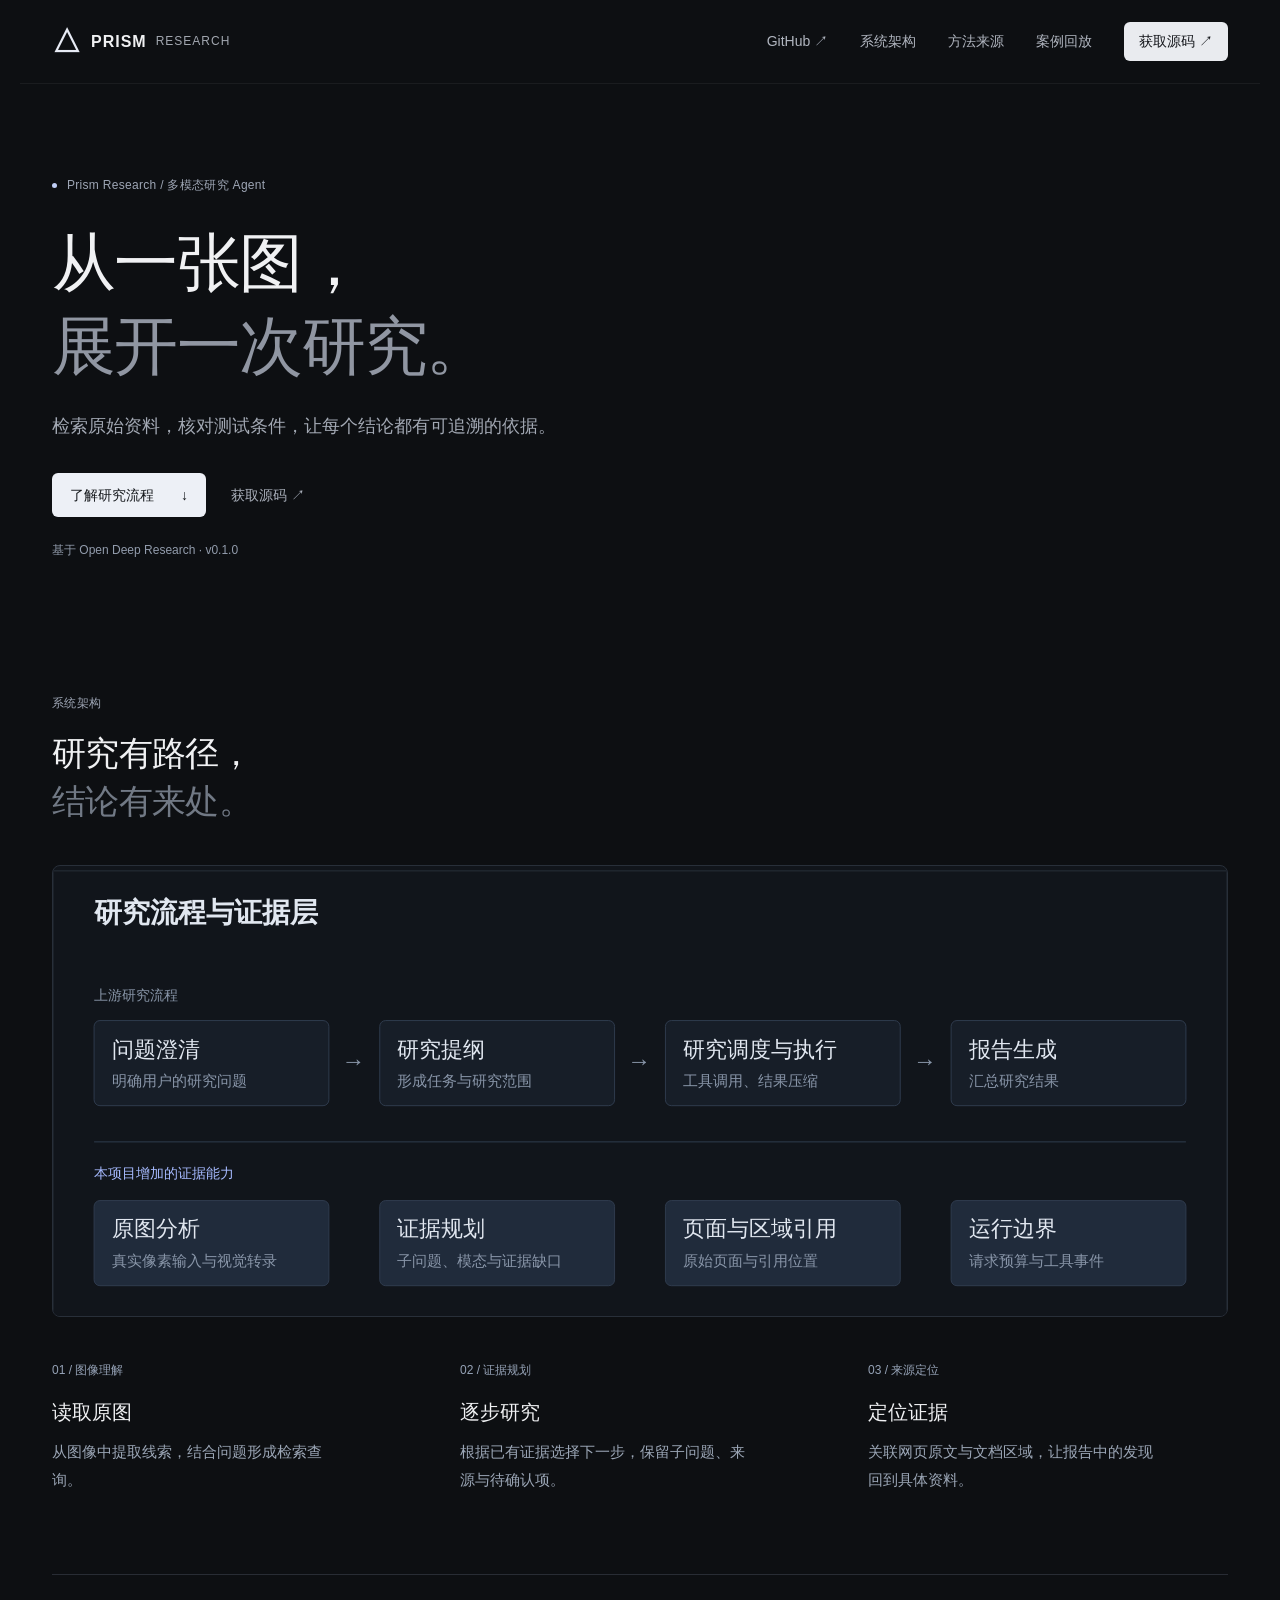
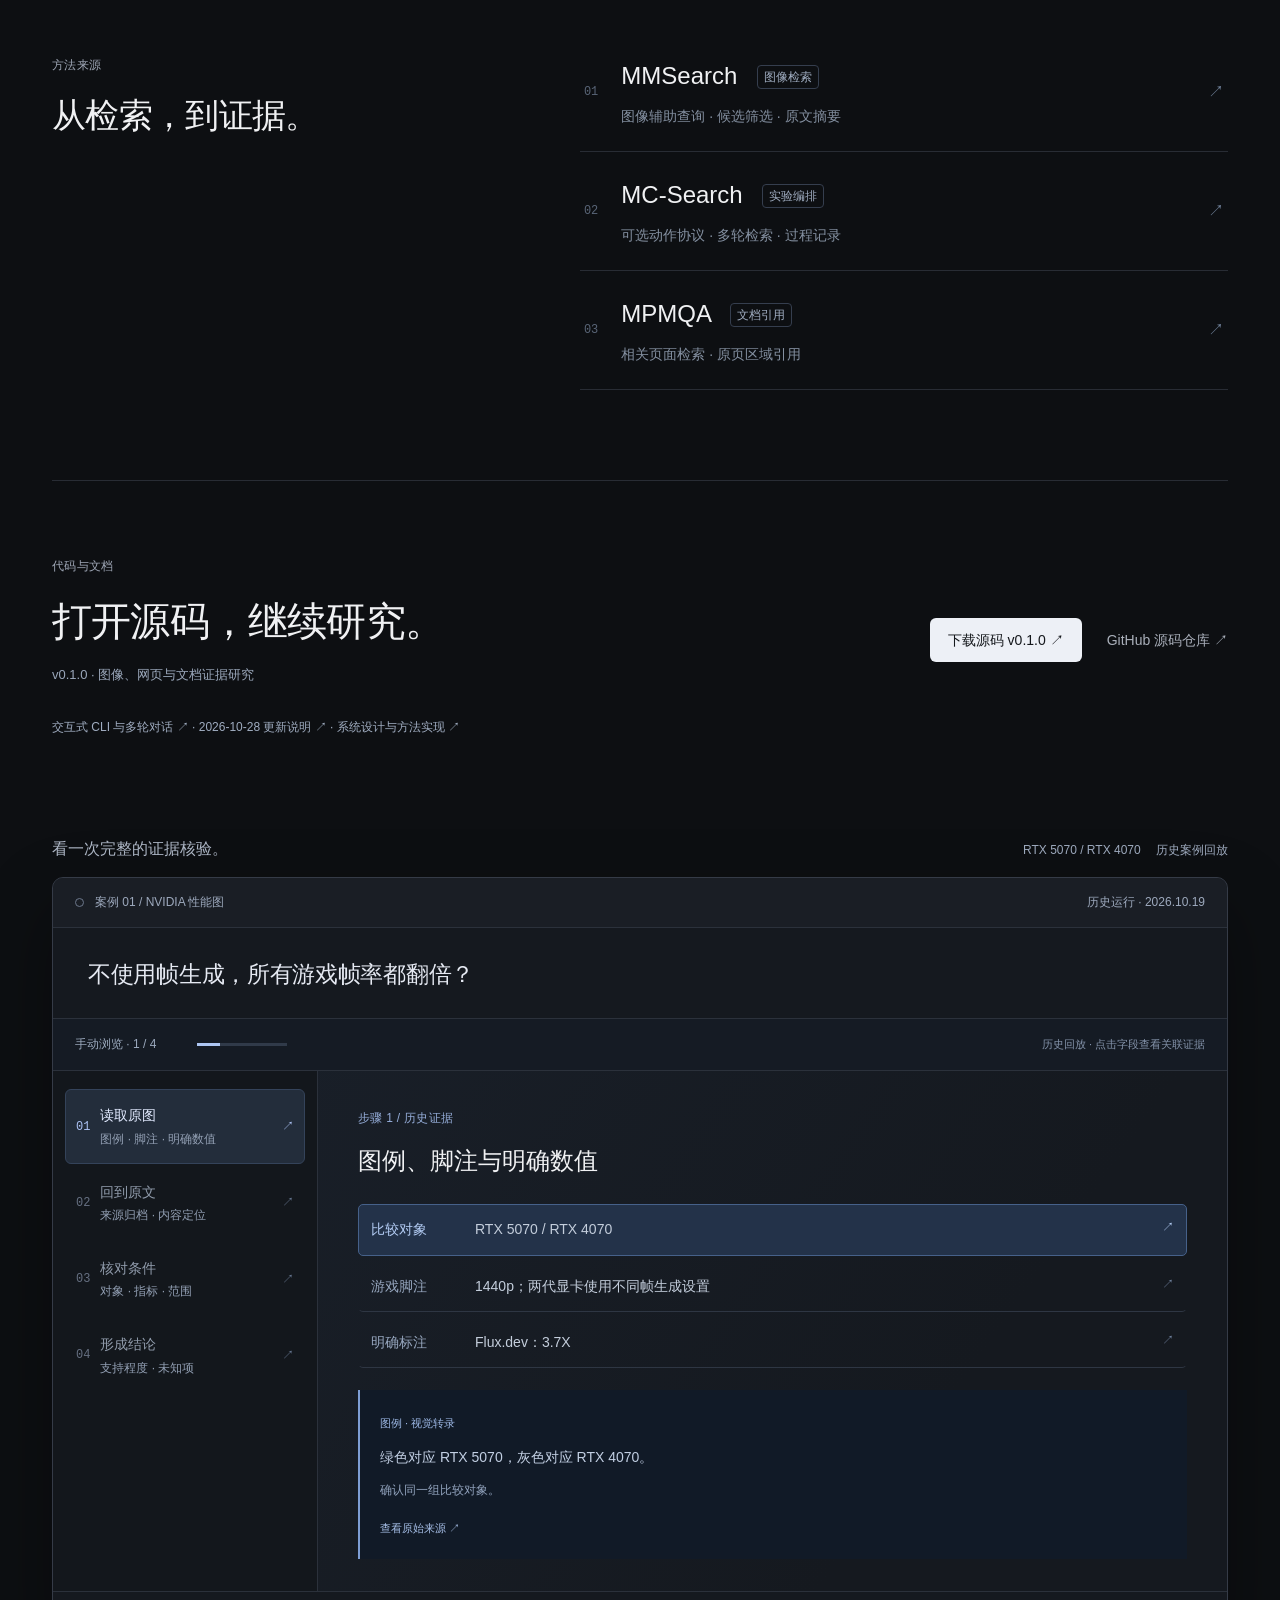
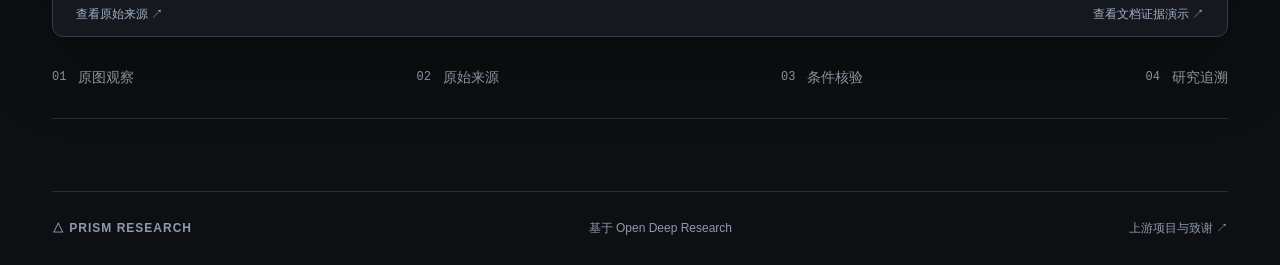
<file: site/index.html>
<!DOCTYPE html>

<html lang="zh-CN"><head><meta charset="utf-8"/><meta content="width=device-width,initial-scale=1" name="viewport"/><meta content="Prism Research：基于 Open Deep Research 的多模态证据研究原型。探索图像、来源与结论之间的联系。" name="description"/><title>Prism Research · 从一张图，展开一次研究</title><link href="style.css" rel="stylesheet"/></head>
<body>
<header><a class="brand" href="#"><span class="brandmark">△</span> PRISM<span class="thin">RESEARCH</span></a><nav aria-label="主导航"><a href="https://github.com/xyl-0216/prism-research" rel="noopener" target="_blank">GitHub ↗</a><a href="#system">系统架构</a><a href="#research">方法来源</a><a href="#case">案例回放</a><a class="nav-cta" href="#release">获取源码 ↗</a></nav></header>
<main>
<section class="hero"><div class="hero-copy"><div class="eyebrow">Prism Research / 多模态研究 Agent</div><h1>从一张图，<br/><span class="serif">展开一次研究。</span></h1><p class="intro">检索原始资料，核对测试条件，让每个结论都有可追溯的依据。</p><div class="actions"><a class="button primary" href="#system">了解研究流程 <span>↓</span></a><a class="text-link" href="#release">获取源码 ↗</a></div><p class="hero-note">基于 Open Deep Research · v0.1.0</p></div>
</section>

<section id="system"><div class="section-head"><div><div class="eyebrow">系统架构</div><h2>研究有路径，<br/><span class="muted">结论有来处。</span></h2></div></div><div class="architecture"><img alt="中文系统架构图" decoding="async" height="450" loading="lazy" src="docs/assets/architecture.svg" width="1200"/></div><div class="editorial-grid"><article><span>01 / 图像理解</span><h3>读取原图</h3><p>从图像中提取线索，结合问题形成检索查询。</p></article><article><span>02 / 证据规划</span><h3>逐步研究</h3><p>根据已有证据选择下一步，保留子问题、来源与待确认项。</p></article><article><span>03 / 来源定位</span><h3>定位证据</h3><p>关联网页原文与文档区域，让报告中的发现回到具体资料。</p></article></div></section>
<section id="research"><div class="section-head"><div><div class="eyebrow">方法来源</div><h2>从检索，到证据。</h2></div></div><div class="paper-list"><a href="https://mmsearch.github.io/" rel="noopener" target="_blank"><span class="paper-n">01</span><div><h3>MMSearch <span>图像检索</span></h3><p>图像辅助查询 · 候选筛选 · 原文摘要</p></div><b>↗</b></a><a href="https://mc-search-project.github.io/" rel="noopener" target="_blank"><span class="paper-n">02</span><div><h3>MC-Search <span>实验编排</span></h3><p>可选动作协议 · 多轮检索 · 过程记录</p></div><b>↗</b></a><a href="https://arxiv.org/abs/2304.09660" rel="noopener" target="_blank"><span class="paper-n">03</span><div><h3>MPMQA <span>文档引用</span></h3><p>相关页面检索 · 原页区域引用</p></div><b>↗</b></a></div></section>
<section class="release" id="release"><div class="eyebrow">代码与文档</div><h2>打开源码，继续研究。</h2><p>v0.1.0 · 图像、网页与文档证据研究</p><div class="actions"><a class="button primary" download="" href="prism-research-source.zip">下载源码 v0.1.0 ↗</a><a class="text-link" href="https://github.com/xyl-0216/prism-research" rel="noopener" target="_blank">GitHub 源码仓库 ↗</a></div><p class="release-note"><a href="https://github.com/xyl-0216/prism-research/blob/main/docs/chat.md">交互式 CLI 与多轮对话 ↗</a> · <a href="https://github.com/xyl-0216/prism-research/blob/main/CHANGELOG.md">2026-10-28 更新说明 ↗</a> · <a href="https://github.com/xyl-0216/prism-research/blob/main/docs/architecture.md">系统设计与方法实现 ↗</a></p></section>
<section id="case"><div class="section-head"><div><h2>看一次完整的证据核验。</h2></div><p>RTX 5070 / RTX 4070 <span>历史案例回放</span></p></div><div class="case-shell"><div class="case-top">案例 01 / NVIDIA 性能图<span class="case-tag">历史运行 · 2026.10.19</span></div><div class="question">不使用帧生成，所有游戏帧率都翻倍？</div><div class="replay-toolbar"><div class="replay-actions"><button hidden="" id="replay-pause" type="button">停止自动浏览</button></div><span aria-live="polite" id="replay-status" role="status">自动浏览 · 1 / 4</span><progress aria-label="案例回放进度" id="replay-progress" max="4" value="1"></progress><span class="replay-note">历史回放 · 点击字段查看关联证据</span></div><div class="case-grid"><div aria-label="证据回放步骤" class="steps" role="tablist"><button aria-controls="evidence-panel" aria-selected="true" class="step active" data-step="0" id="tab-0" role="tab"><span>01</span><div>读取原图<small>图例 · 脚注 · 明确数值</small></div><b>↗</b></button><button aria-controls="evidence-panel" aria-selected="false" class="step" data-step="1" id="tab-1" role="tab"><span>02</span><div>回到原文<small>来源归档 · 内容定位</small></div><b>↗</b></button><button aria-controls="evidence-panel" aria-selected="false" class="step" data-step="2" id="tab-2" role="tab"><span>03</span><div>核对条件<small>对象 · 指标 · 范围</small></div><b>↗</b></button><button aria-controls="evidence-panel" aria-selected="false" class="step" data-step="3" id="tab-3" role="tab"><span>04</span><div>形成结论<small>支持程度 · 未知项</small></div><b>↗</b></button></div><article aria-labelledby="tab-0" class="evidence" id="evidence-panel" role="tabpanel" tabindex="0"></article></div><div class="case-bottom"><a href="https://www.nvidia.com/en-us/geforce/news/rtx-5070-out-now/" rel="noopener" target="_blank">查看原始来源 ↗</a><a href="evidence-demo.html" rel="noopener" target="_blank">查看文档证据演示 ↗</a></div></div><div class="capability-strip"><span><i>01</i> 原图观察</span><span><i>02</i> 原始来源</span><span><i>03</i> 条件核验</span><span><i>04</i> 研究追溯</span></div></section></main><footer><a class="brand" href="#">△ PRISM RESEARCH</a><span>基于 Open Deep Research</span><a href="https://github.com/langchain-ai/open_deep_research" rel="noopener" target="_blank">上游项目与致谢 ↗</a></footer><script src="app.js"></script></body></html>
</file>
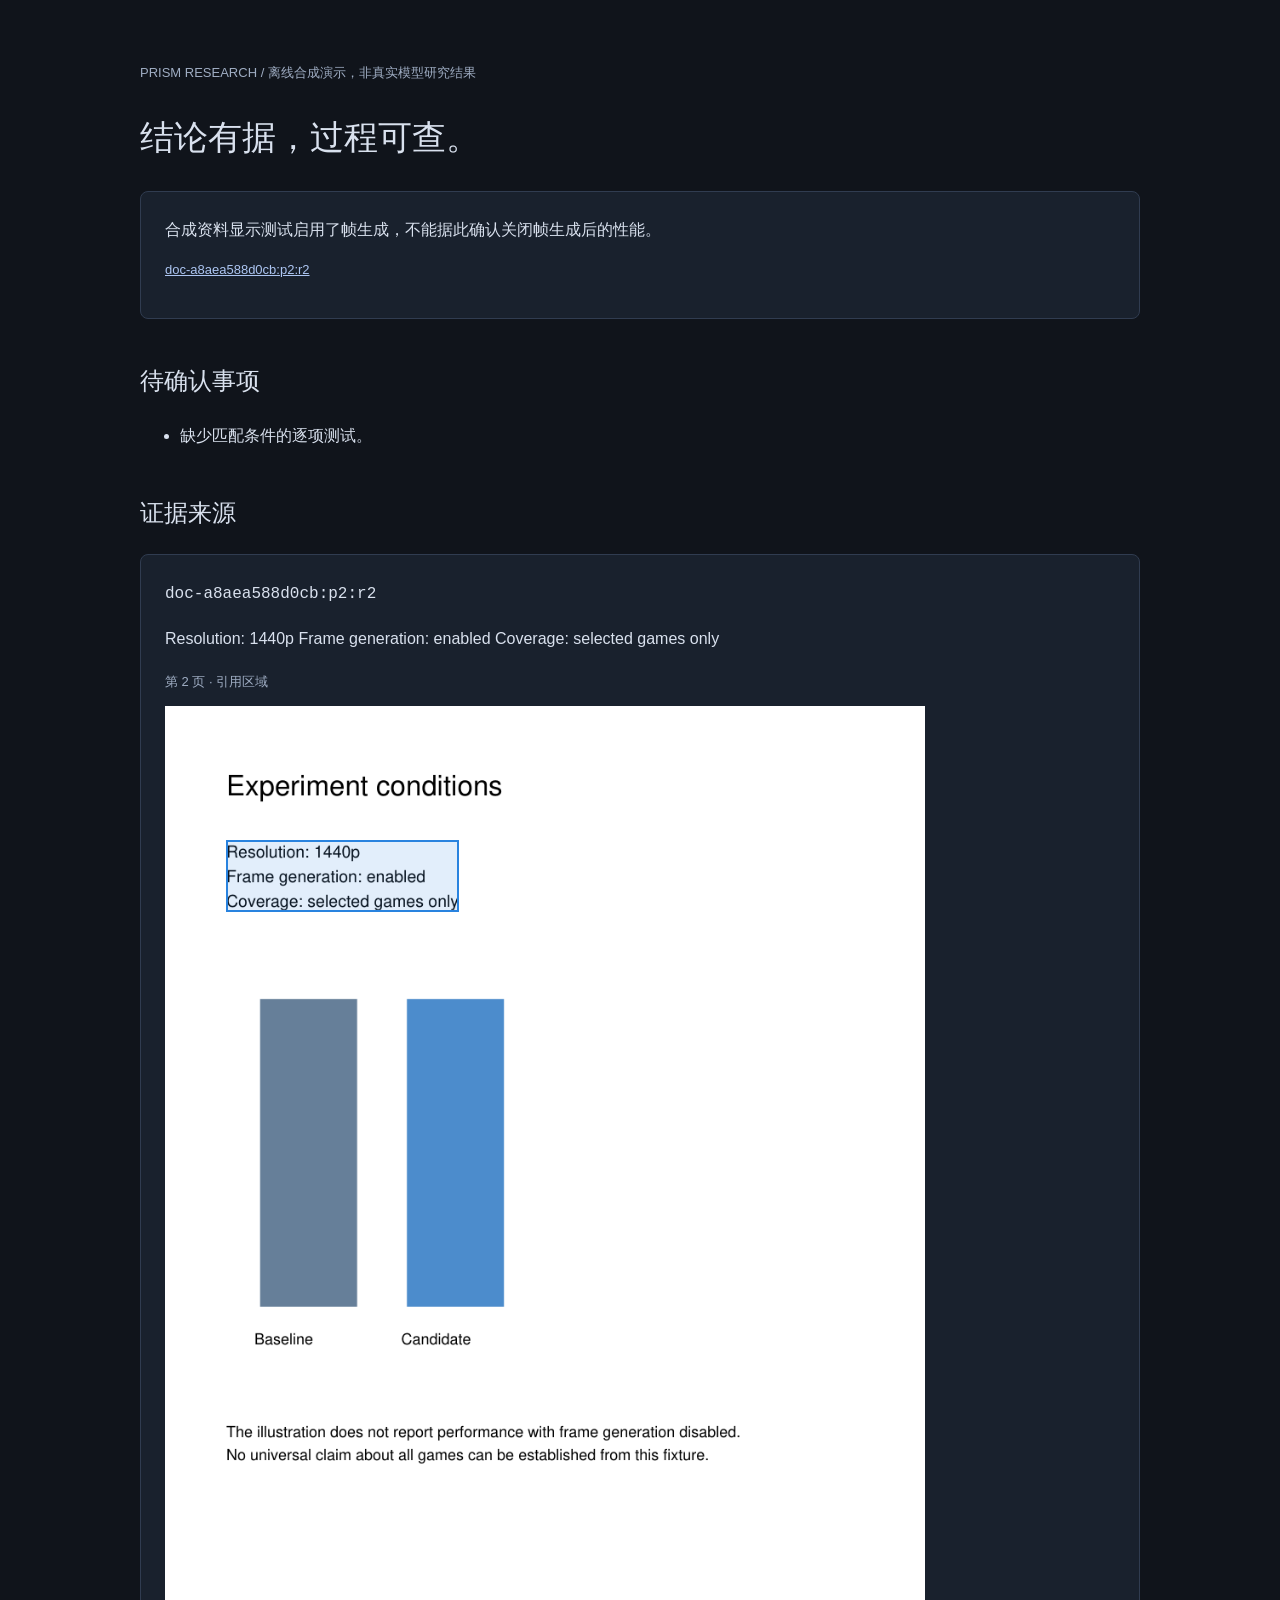
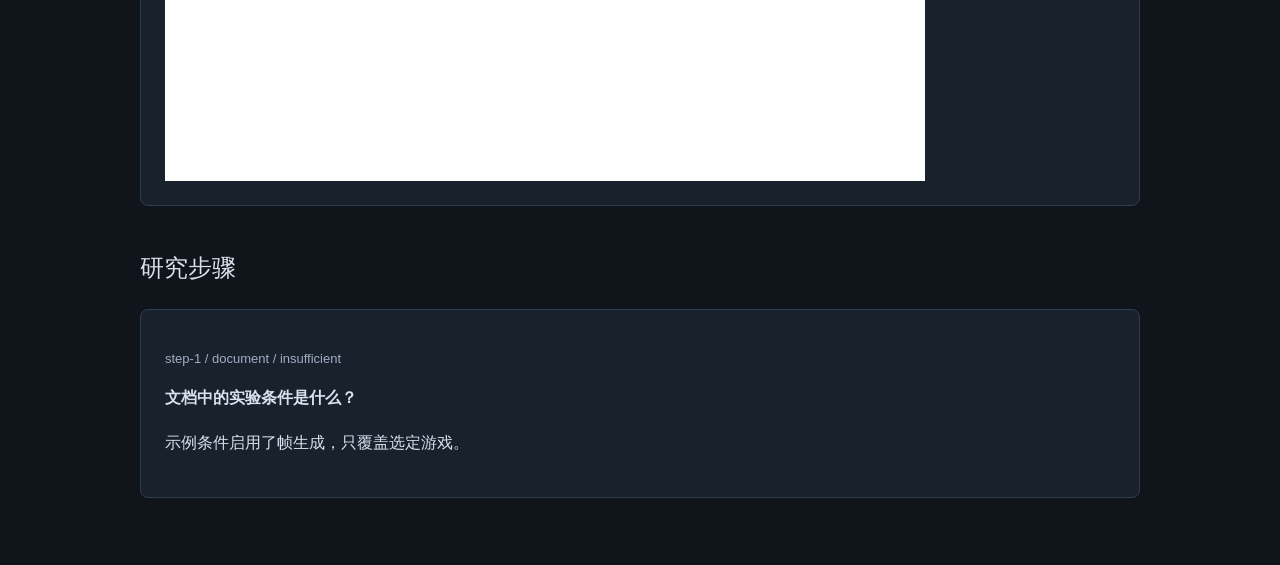
<file: site/evidence-demo.html>
<!doctype html><html lang="zh-CN"><meta charset="utf-8"><meta name="viewport" content="width=device-width,initial-scale=1"><title>Prism Research · 证据报告</title><style>body{margin:0;background:#10141b;color:#d9e1ee;font:16px/1.8 "Segoe UI","Microsoft YaHei",sans-serif}main{max-width:1000px;margin:auto;padding:48px 24px}h1{font-weight:500;font-size:34px}h2{font-weight:500;margin-top:40px}a{color:#adc6f2}article{background:#19212d;padding:24px;border:1px solid #303c50;border-radius:8px;margin:20px 0}.page{position:relative;max-width:760px}.page img{width:100%;display:block}.box{position:absolute;border:2px solid #2983df;background:#2983df22;box-sizing:border-box;pointer-events:none}.meta{font-size:13px;color:#9fadc3}code{overflow-wrap:anywhere}</style><main><p class="meta">PRISM RESEARCH / 离线合成演示，非真实模型研究结果</p><h1>结论有据，过程可查。</h1><article>合成资料显示测试启用了帧生成，不能据此确认关闭帧生成后的性能。<p class="meta"><a href="#doc-a8aea588d0cb:p2:r2">doc-a8aea588d0cb:p2:r2</a></p></article><h2>待确认事项</h2><ul><li>缺少匹配条件的逐项测试。</li></ul><h2>证据来源</h2><article id="doc-a8aea588d0cb:p2:r2"><code>doc-a8aea588d0cb:p2:r2</code><p>Resolution: 1440p
Frame generation: enabled
Coverage: selected games only
</p><p class="meta">第 2 页 · 引用区域</p><div class="page"><img alt="文档原始页面" src="[data-uri]"><div class="box" style="left:8.067226890756302%;top:12.470306070286984%;width:30.60133733669249%;height:6.682341115774849%"></div></div></article><h2>研究步骤</h2><article><p class="meta">step-1 / document / insufficient</p><strong>文档中的实验条件是什么？</strong><p>示例条件启用了帧生成，只覆盖选定游戏。</p></article></main></html>
</file>
<file: site/style.css>
:root{--bg:#0d0f12;--panel:#15181d;--ink:#f0f1f3;--muted:#969ca7;--line:#282c34;--accent:#a6baff;color-scheme:dark}
*{box-sizing:border-box}html{scroll-behavior:smooth;scroll-padding-top:88px}body{margin:0;background:var(--bg);color:var(--ink);font:15px/1.8 "Microsoft YaHei","PingFang SC",sans-serif;-webkit-font-smoothing:antialiased}a{color:inherit;text-decoration:none}button{font:inherit}a:focus-visible,button:focus-visible{outline:2px solid var(--accent);outline-offset:5px}header{height:84px;max-width:1240px;margin:auto;padding:0 32px;display:flex;align-items:center;justify-content:space-between;border-bottom:1px solid #ffffff0e}.brand{display:flex;align-items:center;gap:9px;font-size:15px;letter-spacing:1px;font-weight:600}.brandmark{font-size:29px;color:#e7ebf5;line-height:1}.thin{font-size:11px;color:#a3a8b1;font-weight:400}nav{display:flex;align-items:center;gap:32px;font-size:12px;color:#b1b6c0}nav a:hover{color:white}.nav-cta{background:#e9ebef;color:#14161b!important;padding:7px 15px;border-radius:6px}main{max-width:1240px;margin:auto;padding:0 32px}.hero{padding:91px 0 62px;position:relative}.hero-copy{max-width:870px}.eyebrow{color:#9ea6b5;font-size:11px;letter-spacing:.8px;display:flex;align-items:center;gap:10px}.hero .eyebrow:before{content:"";width:5px;height:5px;border-radius:50%;background:#c0cdf5}.hero h1{font-size:clamp(42px,5.2vw,68px);line-height:1.3;letter-spacing:-2px;font-weight:500;margin:26px 0 22px}.serif{font:inherit;color:#9096a2}.intro{max-width:610px;color:#a2a8b3;font-size:16px;line-height:1.9;margin:0}.actions{display:flex;align-items:center;gap:25px;margin-top:29px;flex-wrap:wrap}.button{display:inline-flex;align-items:center;gap:27px;font-size:12px;font-weight:500;padding:10px 18px;border-radius:6px;transition:background .18s}.primary{background:#edf0f6;color:#14171b}.primary:hover{background:#fff}.text-link{font-size:12px;color:#aab0bb}.text-link:hover{color:white}.hero-note{position:absolute;bottom:66px;right:0;font-size:10px;color:#676e7b;writing-mode:vertical-rl;letter-spacing:1px}.hero-art{display:none}
#case{padding:0 0 75px}.section-head{display:flex;justify-content:space-between;align-items:end;gap:30px;margin-bottom:32px}h2{font-size:36px;line-height:1.4;font-weight:500;letter-spacing:-1px;margin:16px 0 0}.section-head>p{font-size:12px;color:var(--muted);margin:0}.section-head>p span{font-size:10px;color:#777e8b}#case>.section-head{margin-bottom:16px}#case .eyebrow{font-size:10px}#case h2{font-size:14px;letter-spacing:0;margin:0;font-weight:400;color:#858c99}#case .section-head>p{font-size:10px}#case .section-head>p br{display:none}#case .section-head>p span{margin-left:12px}
.case-shell{border:1px solid #353b47;border-radius:11px;overflow:hidden;background:#15191f;box-shadow:0 30px 75px #0005,0 1px 0 #ffffff09 inset}.case-top{height:47px;background:#1a1e25;border-bottom:1px solid #2b313b;padding:0 22px;display:flex;align-items:center;gap:11px;color:#aeb6c5;font-size:11px}.case-top:before{content:"";width:7px;height:7px;border:1px solid #6c778b;border-radius:50%}.case-tag{margin-left:auto;font-size:10px;color:#717c8d}.question{padding:28px 35px 26px;font-size:21px;line-height:1.65;color:#e5e9f2;letter-spacing:-.3px;border-bottom:1px solid #2b313b}.case-grid{display:grid;grid-template-columns:246px minmax(0,1fr)}.steps{padding:16px 12px;border-right:1px solid #2b313b;background:#13171c}.step{width:100%;display:flex;align-items:center;gap:12px;text-align:left;color:#919cac;background:transparent;border:1px solid transparent;padding:14px 12px;border-radius:6px;cursor:pointer;margin:2px 0}.step>span{font:10px monospace;color:#667082}.step>div{font-size:12px}.step small{display:block;font-size:9px;color:#657083;margin-top:2px}.step b{margin-left:auto;font-size:12px;font-weight:400;color:#667791}.step:hover{background:#1b222c}.step.active{background:#232d3b;border-color:#34435a;color:#e2eaff}.step.active>span,.step.active b{color:#acc2f5}.evidence{padding:32px 40px;min-height:330px;position:relative;background:linear-gradient(125deg,#1c243080,transparent 68%)}.evidence .label{font-size:10px;color:#95add9;letter-spacing:.3px}.evidence h3{font-size:22px;line-height:1.55;margin:12px 0 25px;font-weight:500}.evidence dl{margin:0}.evidence dl>div{display:grid;grid-template-columns:112px 1fr;gap:20px;border-bottom:1px solid #2e3643;padding:12px 0;font-size:12px}.evidence dt{color:#78879c}.evidence dd{color:#c4cedc;margin:0}.evidence p{font-size:12px;color:#7f8ea5;max-width:680px}.verdict{margin:24px 0;padding:20px 24px;border:1px solid #44536b;background:#243145;color:#c7d8f8;font-size:22px;border-radius:5px}.case-bottom{padding:12px 23px;font-size:10px;border-top:1px solid #2b313b;color:#78869c;text-align:right}.case-bottom a:hover{color:#d8e4ff}
.capability-strip{display:flex;justify-content:space-between;gap:25px;padding:28px 0;border-bottom:1px solid var(--line);color:#8b939f;font-size:12px}.capability-strip span{display:flex;align-items:center;gap:12px}.capability-strip i{font-style:normal;color:#495361;font-size:10px;font-family:monospace}
#system{padding:70px 0 80px;border-bottom:1px solid var(--line)}.muted{color:#717985}.architecture{margin-top:40px;border:1px solid #282f39;background:#11151b;border-radius:8px;overflow:hidden}.architecture img{display:block;width:100%}.editorial-grid{display:grid;grid-template-columns:repeat(3,1fr);gap:48px;margin-top:38px}.editorial-grid article>span{color:#687586;font-size:10px}.editorial-grid h3{font-size:17px;font-weight:500;margin:12px 0 8px}.editorial-grid p{font-size:12px;line-height:1.95;color:#828c9a;margin:0;max-width:290px}
#research{display:grid;grid-template-columns:1fr 1.4fr;gap:65px;padding:80px 0 90px;border-bottom:1px solid var(--line)}#research .section-head{align-items:start;margin:0}#research h2{font-size:33px}.paper-list>a{display:flex;align-items:center;gap:23px;padding:22px 4px;border-bottom:1px solid var(--line)}.paper-list>a:first-child{padding-top:0}.paper-list>a:hover h3{color:#c0ceef}.paper-n{font:10px monospace;color:#596577}.paper-list h3{font-family:"Segoe UI",sans-serif;font-size:22px;font-weight:500;margin:0}.paper-list h3 span{font:9px "Microsoft YaHei",sans-serif;padding:4px 6px;border:1px solid #353e4e;border-radius:4px;color:#818fa3;vertical-align:middle;margin-left:13px}.paper-list p{font-size:12px;color:#8490a1;margin:7px 0 0}.paper-list b{font-weight:400;color:#6d7e96;margin-left:auto}.release{padding:75px 0 85px;display:grid;grid-template-columns:1fr auto;align-items:center;gap:0 30px}.release>.eyebrow{grid-column:1/-1}.release h2{font-size:44px}.release>p{font-size:11px;color:#727f91;grid-column:1;margin:15px 0}.release>.actions{grid-column:2;grid-row:2/4;margin-top:0}.release-note{font-size:10px!important;color:#7d8ca2!important}.release-note a:hover{color:white}footer{max-width:1176px;margin:auto;padding:26px 0;border-top:1px solid var(--line);display:flex;align-items:center;justify-content:space-between;color:#697585;font-size:10px}footer .brand{font-size:11px;letter-spacing:1px}footer>span{color:#505c6c}
@media(min-width:1500px){.hero{padding-top:110px}.hero h1{font-size:74px}}
@media(max-width:900px){.hero-note{display:none}.hero{padding-top:65px}.case-grid{grid-template-columns:210px 1fr}.evidence{padding:26px}.editorial-grid{gap:23px}#research{grid-template-columns:1fr 1.4fr;gap:30px}.release{display:block}.release>.actions{margin-top:25px}footer{margin:0 32px}}
@media(max-width:640px){header,main{padding-left:20px;padding-right:20px}header{height:70px}.brand{font-size:12px}.thin{font-size:9px}nav{gap:0}nav>a:not(.nav-cta){display:none}.hero{padding:52px 0 40px}.hero h1{font-size:39px;letter-spacing:-1px;margin-top:22px}.intro{font-size:13px;max-width:320px}.actions{gap:20px}.eyebrow{font-size:10px}#case .section-head{display:block}#case .section-head>p{margin-top:9px}.case-top{padding:0 15px;font-size:9px}.case-tag{font-size:8px}.question{padding:22px 20px;font-size:17px}.question br{display:none}.case-grid{grid-template-columns:1fr}.steps{display:grid;grid-template-columns:1fr 1fr;gap:5px;padding:10px;border-right:0;border-bottom:1px solid #2b313b}.step{padding:10px;gap:8px;margin:0}.step>div{font-size:11px}.step small{font-size:8px}.step b{display:none}.evidence{padding:24px 20px;min-height:330px}.evidence h3{font-size:19px}.evidence dl>div{grid-template-columns:73px 1fr;gap:12px;font-size:11px}.verdict{font-size:18px;padding:15px}.capability-strip{display:grid;grid-template-columns:1fr 1fr;gap:16px;font-size:10px}#case{padding-bottom:20px}#system{padding:50px 0}.section-head{display:block}h2{font-size:28px}.architecture{overflow:auto}.architecture img{min-width:670px}.editorial-grid{grid-template-columns:1fr;gap:25px}.editorial-grid p{max-width:none}#research{display:block;padding:50px 0}#research .section-head{margin-bottom:30px}#research h2{font-size:28px}.paper-list h3{font-size:21px}.paper-list p{font-size:11px}.paper-list>a{gap:15px}.release{padding:50px 0}.release h2{font-size:33px}.release>.actions{gap:20px}footer{margin:0 20px;font-size:9px;gap:15px}footer>span{display:none}}
@media(prefers-reduced-motion:reduce){html{scroll-behavior:auto}*{transition:none!important}}

/* Readable Chinese typography with local variable-font fallbacks. */
body{font-family:"Segoe UI Variable","Segoe UI","Noto Sans SC","PingFang SC","Microsoft YaHei",sans-serif;font-size:16px;line-height:1.75;font-weight:400;font-kerning:normal;font-variant-numeric:tabular-nums}
.hero h1{font-size:clamp(42px,5vw,64px);font-weight:550;line-height:1.3;letter-spacing:-.025em}.intro{font-size:18px;line-height:1.85;max-width:650px}.eyebrow{font-size:12px;letter-spacing:.025em}.hero-note{writing-mode:horizontal-tb;position:static;margin:23px 0 0;font-size:12px;color:#929cac;letter-spacing:0}
nav,.button,.text-link{font-size:14px}.thin{font-size:12px}.brand{font-size:16px}h2,#research h2{font-size:34px;font-weight:500;line-height:1.4;letter-spacing:-.02em}.release h2{font-size:40px}
#case h2{font-size:16px;color:#adb6c5}#case .section-head>p,#case .section-head>p span,.case-top,.case-tag{font-size:12px;color:#9da9bd}.case-top{height:50px}.question{font-size:23px;line-height:1.6}
.step>div{font-size:14px}.step small{font-size:12px;line-height:1.65;color:#929fb3}.step>span{font-size:12px}.step{gap:10px;padding:13px 10px}.case-grid{grid-template-columns:265px minmax(0,1fr)}
.evidence .label{font-size:12px}.evidence h3{font-size:24px;line-height:1.5}.evidence dl>div{font-size:15px;line-height:1.8;grid-template-columns:112px 1fr}.evidence dt{color:#9ba9bd}.evidence p{font-size:14px;line-height:1.85;color:#9ba9bd}.case-bottom{font-size:12px;color:#a2b0c6}.verdict{font-size:23px}
.capability-strip{font-size:14px}.capability-strip i{font-size:12px;color:#8592a5}.editorial-grid article>span{font-size:12px;color:#96a3b7}.editorial-grid h3{font-size:20px}.editorial-grid p{font-size:15px;line-height:1.85;color:#9ba6b6}
.paper-list h3{font-family:inherit;font-size:24px}.paper-list h3 span{font:12px "Noto Sans SC","Microsoft YaHei",sans-serif;color:#a0adc1}.paper-list p{font-size:14px;line-height:1.8}.paper-n{font-size:12px}.release>p{font-size:13px;color:#9aa7ba}.release-note{font-size:12px!important;color:#a0adc1!important}footer,footer .brand,footer>span{font-size:12px;color:#8e9bae}
@media(min-width:1500px){.hero h1{font-size:68px}}
@media(max-width:900px){.hero-note{display:block}.case-grid{grid-template-columns:235px minmax(0,1fr)}.evidence{padding:27px}}
@media(max-width:640px){body{font-size:15px}.hero h1{font-size:38px;letter-spacing:-.02em;line-height:1.35}.intro{font-size:16px;max-width:100%}.eyebrow{font-size:12px}.hero-note{font-size:12px;max-width:100%}.brand{font-size:14px}.thin{font-size:10px}nav,.button,.text-link{font-size:13px}.case-top{font-size:12px;flex-wrap:wrap;gap:2px 8px;height:auto;min-height:50px;padding:10px 14px}.case-tag{font-size:12px}.question{font-size:19px}.case-grid{grid-template-columns:1fr}.step>div{font-size:13px}.step small{font-size:11px}.step>span{font-size:11px}.evidence{padding:24px 20px}.evidence h3{font-size:21px}.evidence dl>div{font-size:14px;grid-template-columns:78px minmax(0,1fr);gap:10px}.evidence dd{overflow-wrap:anywhere}.evidence p{font-size:14px}.verdict{font-size:19px}.capability-strip{font-size:12px}h2,#research h2{font-size:28px}.paper-list h3{font-size:22px}.paper-list h3 span{font-size:11px}.paper-list p{font-size:13px}.release h2{font-size:32px}footer{font-size:11px}.editorial-grid p{max-width:none}}

/* Historical replay controls and source linkage. */
.replay-toolbar{display:flex;align-items:center;flex-wrap:wrap;gap:12px 18px;padding:15px 22px;border-bottom:1px solid #2b313b;background:#151b24;font-size:12px;color:#9ba9bd}.replay-actions{display:flex;gap:8px}.replay-actions button{border:1px solid #46556c;border-radius:5px;background:#26354b;color:#dce7fc;padding:7px 13px;font-size:12px;cursor:pointer;min-height:35px}.replay-actions button+button{background:transparent;color:#9ba9bd;border-color:#303d50}.replay-actions button:hover{background:#344966}.replay-actions button:active{transform:translateY(1px)}#replay-status{min-width:104px;font-variant-numeric:tabular-nums}#replay-progress{appearance:none;width:90px;height:3px;border:0;border-radius:3px;background:#303a49}#replay-progress::-webkit-progress-bar{background:#303a49}#replay-progress::-webkit-progress-value{background:#adc6f2;transition:width 230ms ease}#replay-progress::-moz-progress-bar{background:#adc6f2}.replay-note{margin-left:auto;color:#8493aa;font-size:11px}.step.visited>span{color:#9eb6df}.step{transition:background 180ms,border-color 180ms,color 180ms}.evidence{min-height:510px}.evidence-links{display:grid;gap:5px}.evidence-row{width:100%;display:grid;grid-template-columns:90px minmax(0,1fr) 12px;align-items:start;gap:14px;text-align:left;padding:12px;border:1px solid transparent;border-bottom-color:#2e3643;border-radius:5px;color:#c4cedc;background:transparent;cursor:pointer;font-size:14px;line-height:1.8;transition:background 180ms,border-color 180ms}.evidence-row>span{color:#97a7bf}.evidence-row strong{font-weight:400}.evidence-row b{font-size:12px;font-weight:400;color:#70829f}.evidence-row:hover{background:#1e2938}.evidence-row.linked{background:#233249;border-color:#46618a}.evidence-row.linked>span,.evidence-row.linked b{color:#b4cdf5}.source-detail{margin-top:22px;padding:18px 20px;background:#111a27;border-left:2px solid #7e9ed4;min-height:150px}.source-label{font-size:11px;color:#9cb7e4}.source-detail p{font-size:14px;color:#c2cfe3;margin:9px 0}.source-inference{font-size:12px;color:#91a2bc;margin-bottom:12px}.source-detail a{font-size:11px;color:#a5bde5}.evidence .verdict{margin:16px 0;font-size:20px;padding:15px 20px}.button,.text-link,.paper-list a{transition:background 180ms,color 180ms,transform 180ms}.button:hover{transform:translateY(-2px)}#system,#research,#release{opacity:1;transform:translateY(0);transition:opacity 400ms ease,transform 400ms ease}.reveal-pending{opacity:0!important;transform:translateY(12px)!important}
@media(max-width:640px){.replay-toolbar{padding:12px 14px;gap:10px 12px}.replay-note{width:100%;margin-left:0;font-size:11px}#replay-progress{width:55px}.evidence{min-height:575px}.evidence-row{grid-template-columns:66px minmax(0,1fr) 10px;gap:9px;font-size:13px;padding:10px}.source-detail{padding:15px}.source-detail p{font-size:13px}.evidence .verdict{font-size:18px;padding:12px 15px}}
@media(prefers-reduced-motion:reduce){*,*::before,*::after{animation:none!important;transition:none!important;scroll-behavior:auto!important}.reveal-pending{opacity:1!important;transform:none!important}.button:hover{transform:none}}

/* Release polish: final case section and readable navigation. */
section[id]{scroll-margin-top:92px}
.case-bottom{display:flex;justify-content:space-between;align-items:center;flex-wrap:wrap;gap:14px 28px}
.case-bottom a{line-height:1.7}
#case{padding-bottom:72px}
a:focus-visible,button:focus-visible{outline:2px solid #adc6f2;outline-offset:5px}
.replay-actions:has(button[hidden]){display:none}
@media(max-width:640px){section[id]{scroll-margin-top:74px}.case-bottom{align-items:flex-start;flex-direction:column;gap:12px}#case{padding-bottom:40px}.source-detail{overflow-wrap:anywhere}}
</file>
